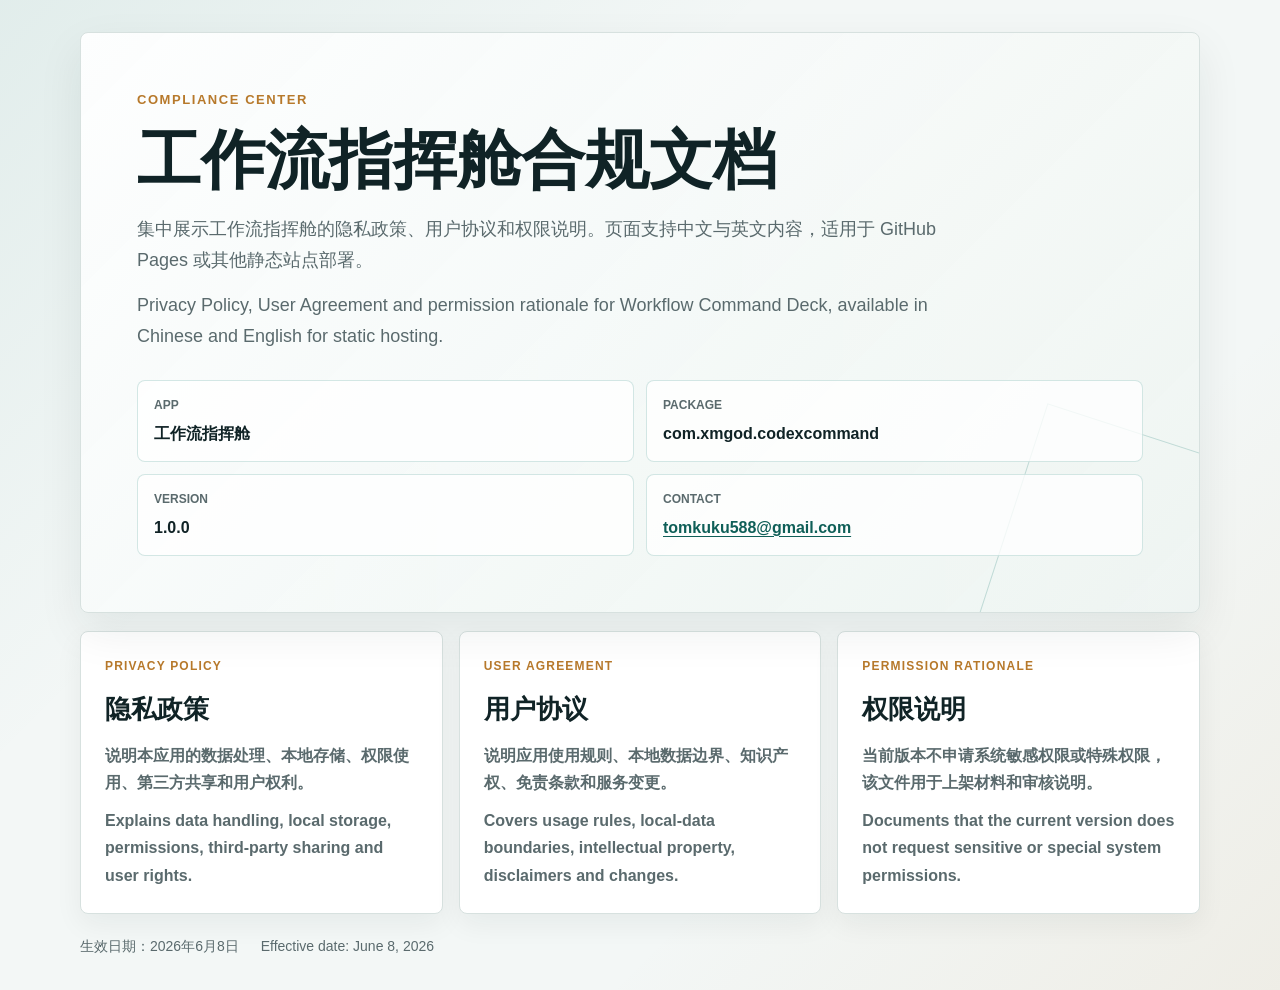
<file: index.html>
<!doctype html>
<html lang="zh-CN">
<head>
  <meta charset="utf-8">
  <meta name="viewport" content="width=device-width, initial-scale=1">
  <meta name="description" content="工作流指挥舱合规文档入口，提供中英文隐私政策、用户协议和权限说明。">
  <title>工作流指挥舱合规文档 | Compliance Documents</title>
  <link rel="stylesheet" href="./assets/legal.css">
</head>
<body>
  <main class="site-shell">
    <header class="hero">
      <p class="eyebrow">Compliance Center</p>
      <h1>工作流指挥舱合规文档</h1>
      <p class="hero-copy">集中展示工作流指挥舱的隐私政策、用户协议和权限说明。页面支持中文与英文内容，适用于 GitHub Pages 或其他静态站点部署。</p>
      <p class="hero-copy" lang="en">Privacy Policy, User Agreement and permission rationale for Workflow Command Deck, available in Chinese and English for static hosting.</p>

      <dl class="meta-strip" aria-label="应用基本信息">
        <div>
          <dt>App</dt>
          <dd>工作流指挥舱</dd>
        </div>
        <div>
          <dt>Package</dt>
          <dd>com.xmgod.codexcommand</dd>
        </div>
        <div>
          <dt>Version</dt>
          <dd>1.0.0</dd>
        </div>
        <div>
          <dt>Contact</dt>
          <dd><a href="mailto:tomkuku588@gmail.com">tomkuku588@gmail.com</a></dd>
        </div>
      </dl>
    </header>

    <section class="doc-grid" aria-label="合规文档列表">
      <a class="doc-card" href="./privacy-policy.html">
        <span class="doc-kind">Privacy Policy</span>
        <span class="doc-title">隐私政策</span>
        <span class="doc-copy">说明本应用的数据处理、本地存储、权限使用、第三方共享和用户权利。</span>
        <span class="doc-copy" lang="en">Explains data handling, local storage, permissions, third-party sharing and user rights.</span>
      </a>

      <a class="doc-card" href="./user-agreement.html">
        <span class="doc-kind">User Agreement</span>
        <span class="doc-title">用户协议</span>
        <span class="doc-copy">说明应用使用规则、本地数据边界、知识产权、免责条款和服务变更。</span>
        <span class="doc-copy" lang="en">Covers usage rules, local-data boundaries, intellectual property, disclaimers and changes.</span>
      </a>

      <a class="doc-card" href="./permission-rationale.md">
        <span class="doc-kind">Permission Rationale</span>
        <span class="doc-title">权限说明</span>
        <span class="doc-copy">当前版本不申请系统敏感权限或特殊权限，该文件用于上架材料和审核说明。</span>
        <span class="doc-copy" lang="en">Documents that the current version does not request sensitive or special system permissions.</span>
      </a>
    </section>

    <footer class="site-footer">
      <span>生效日期：2026年6月8日</span>
      <span lang="en">Effective date: June 8, 2026</span>
    </footer>
  </main>
</body>
</html>
</file>
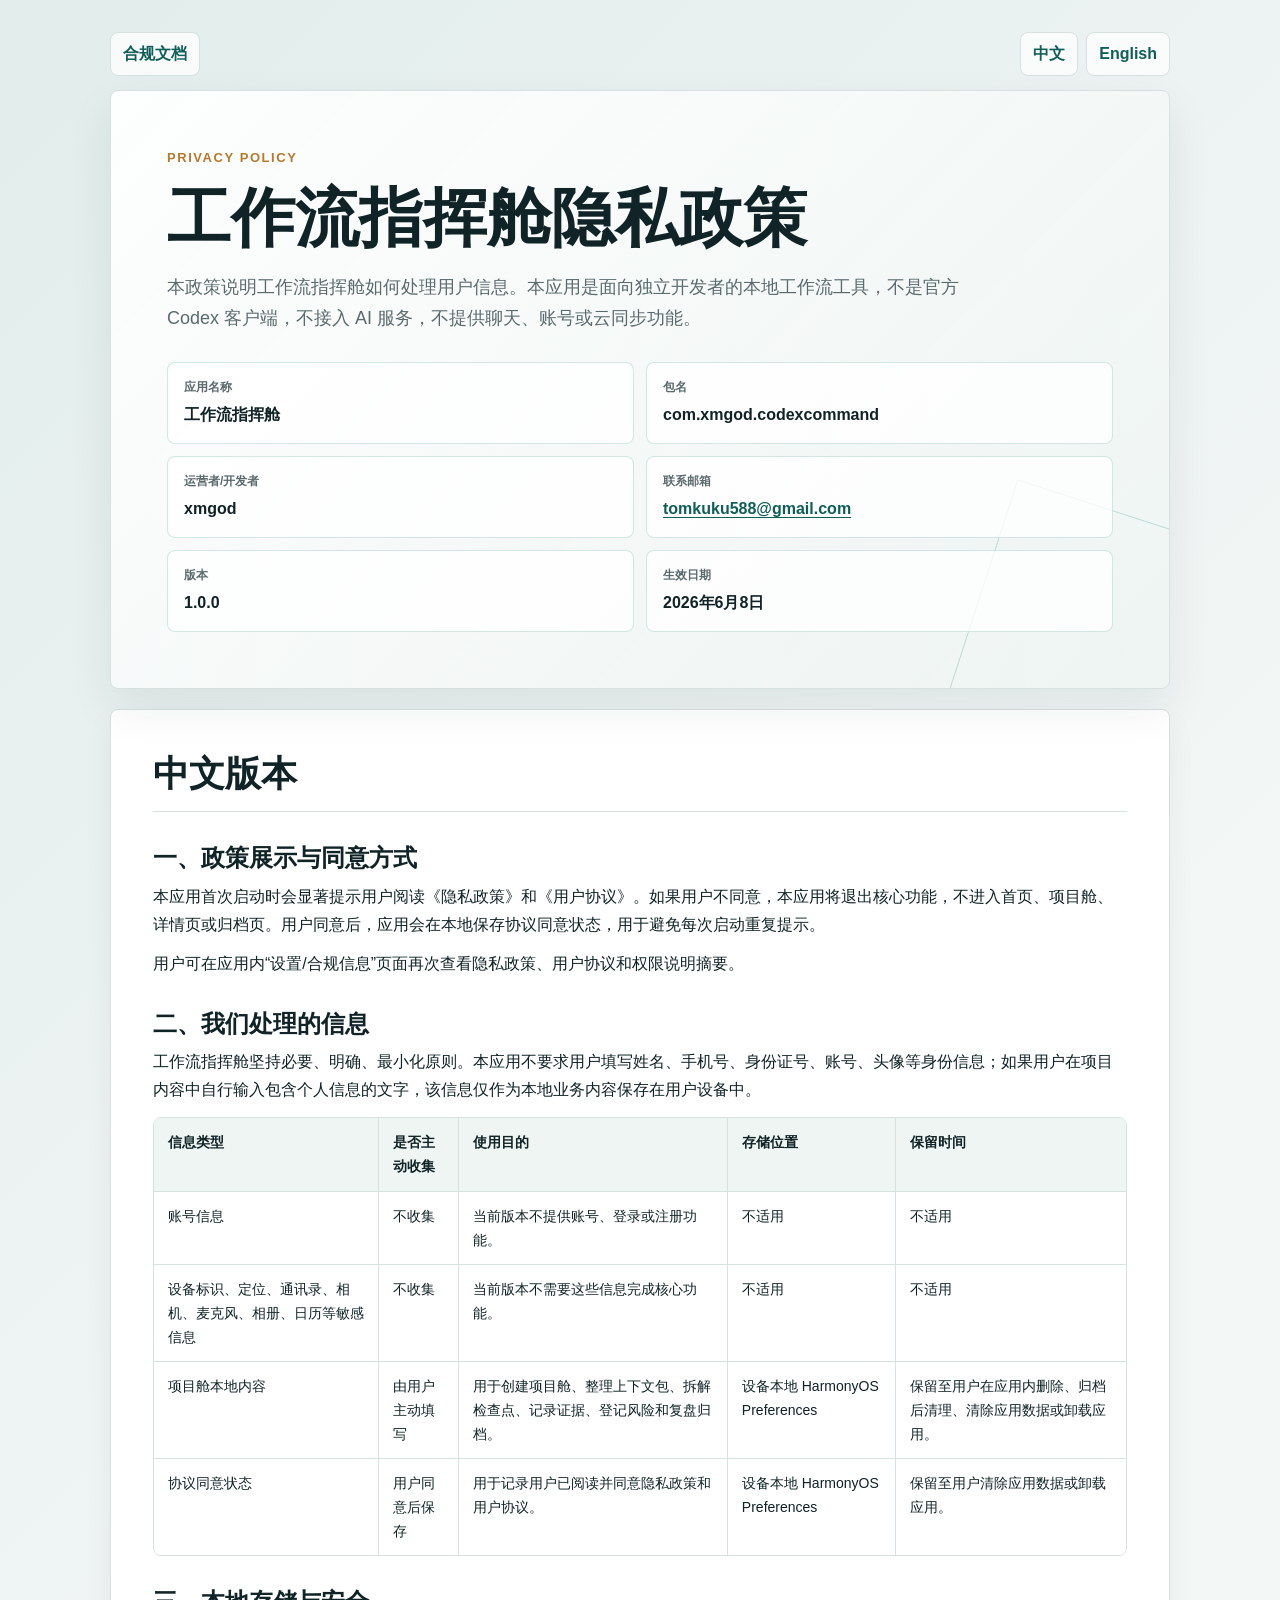
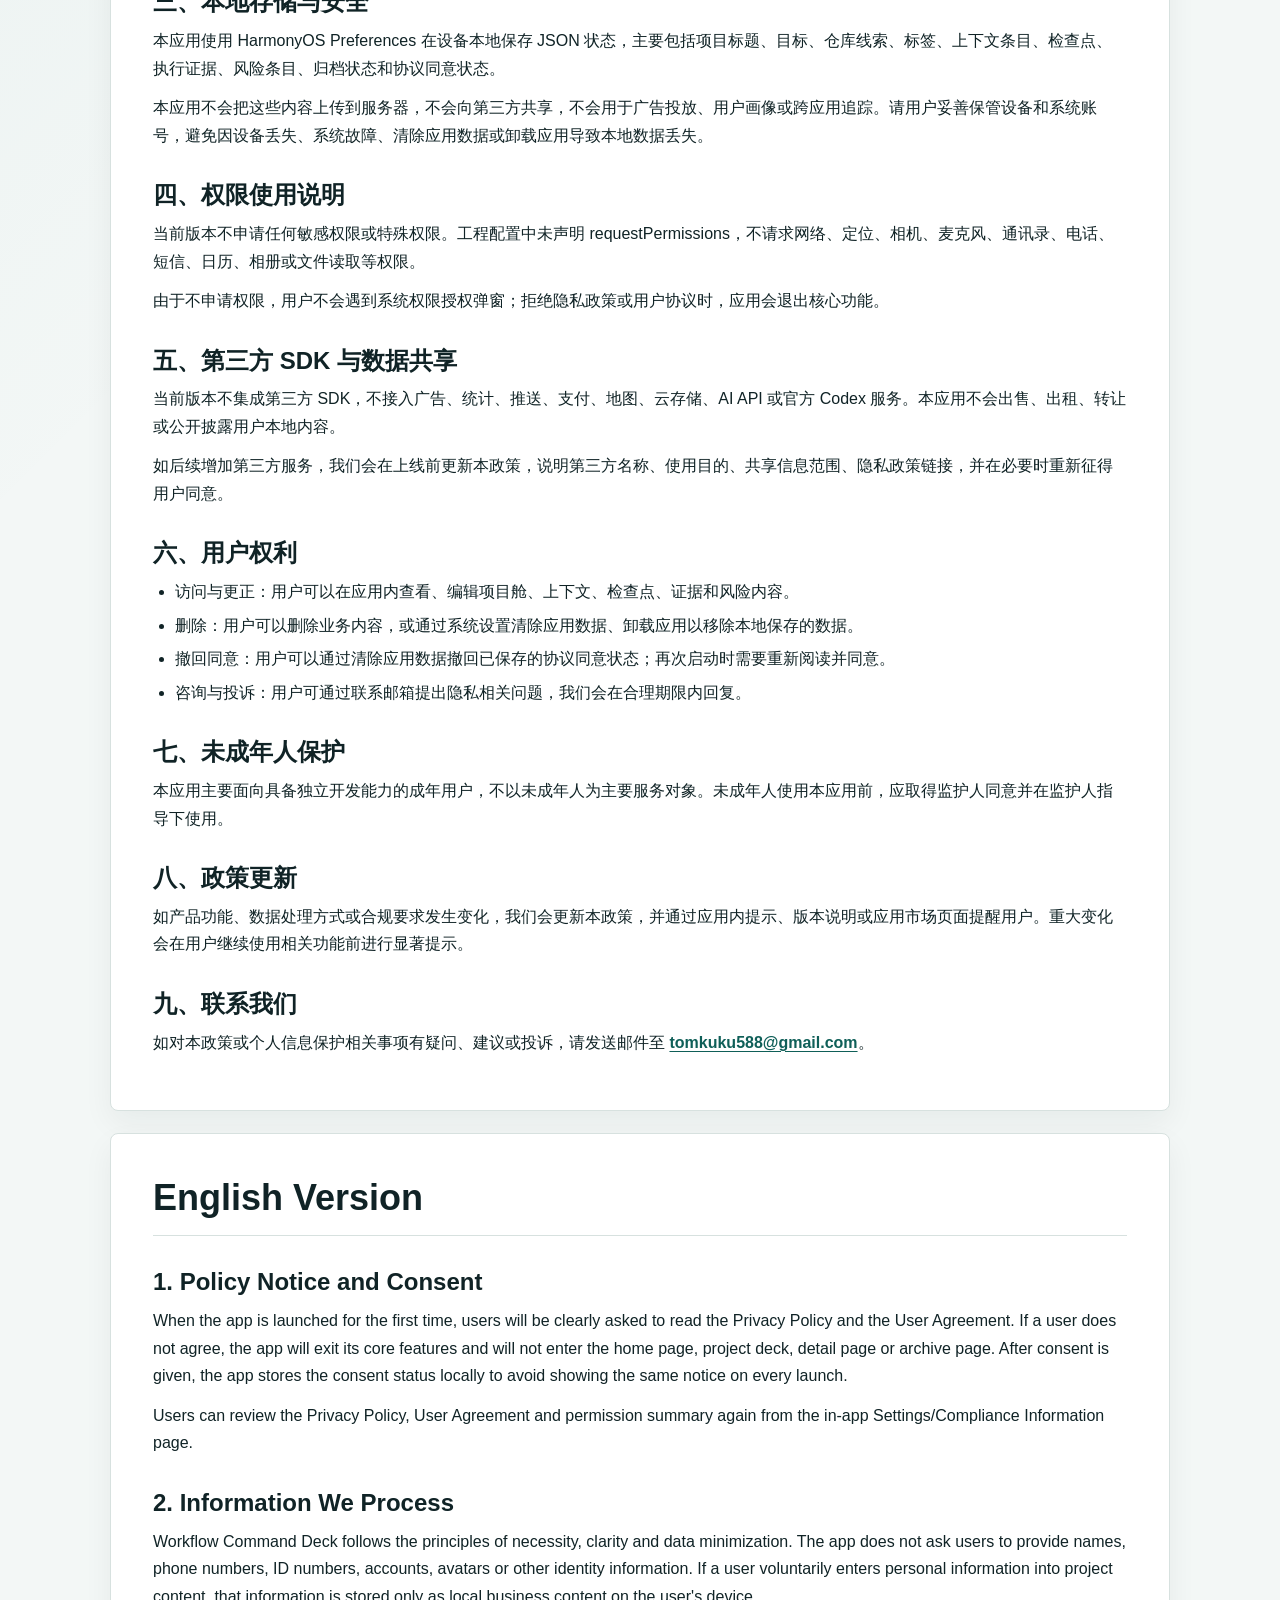
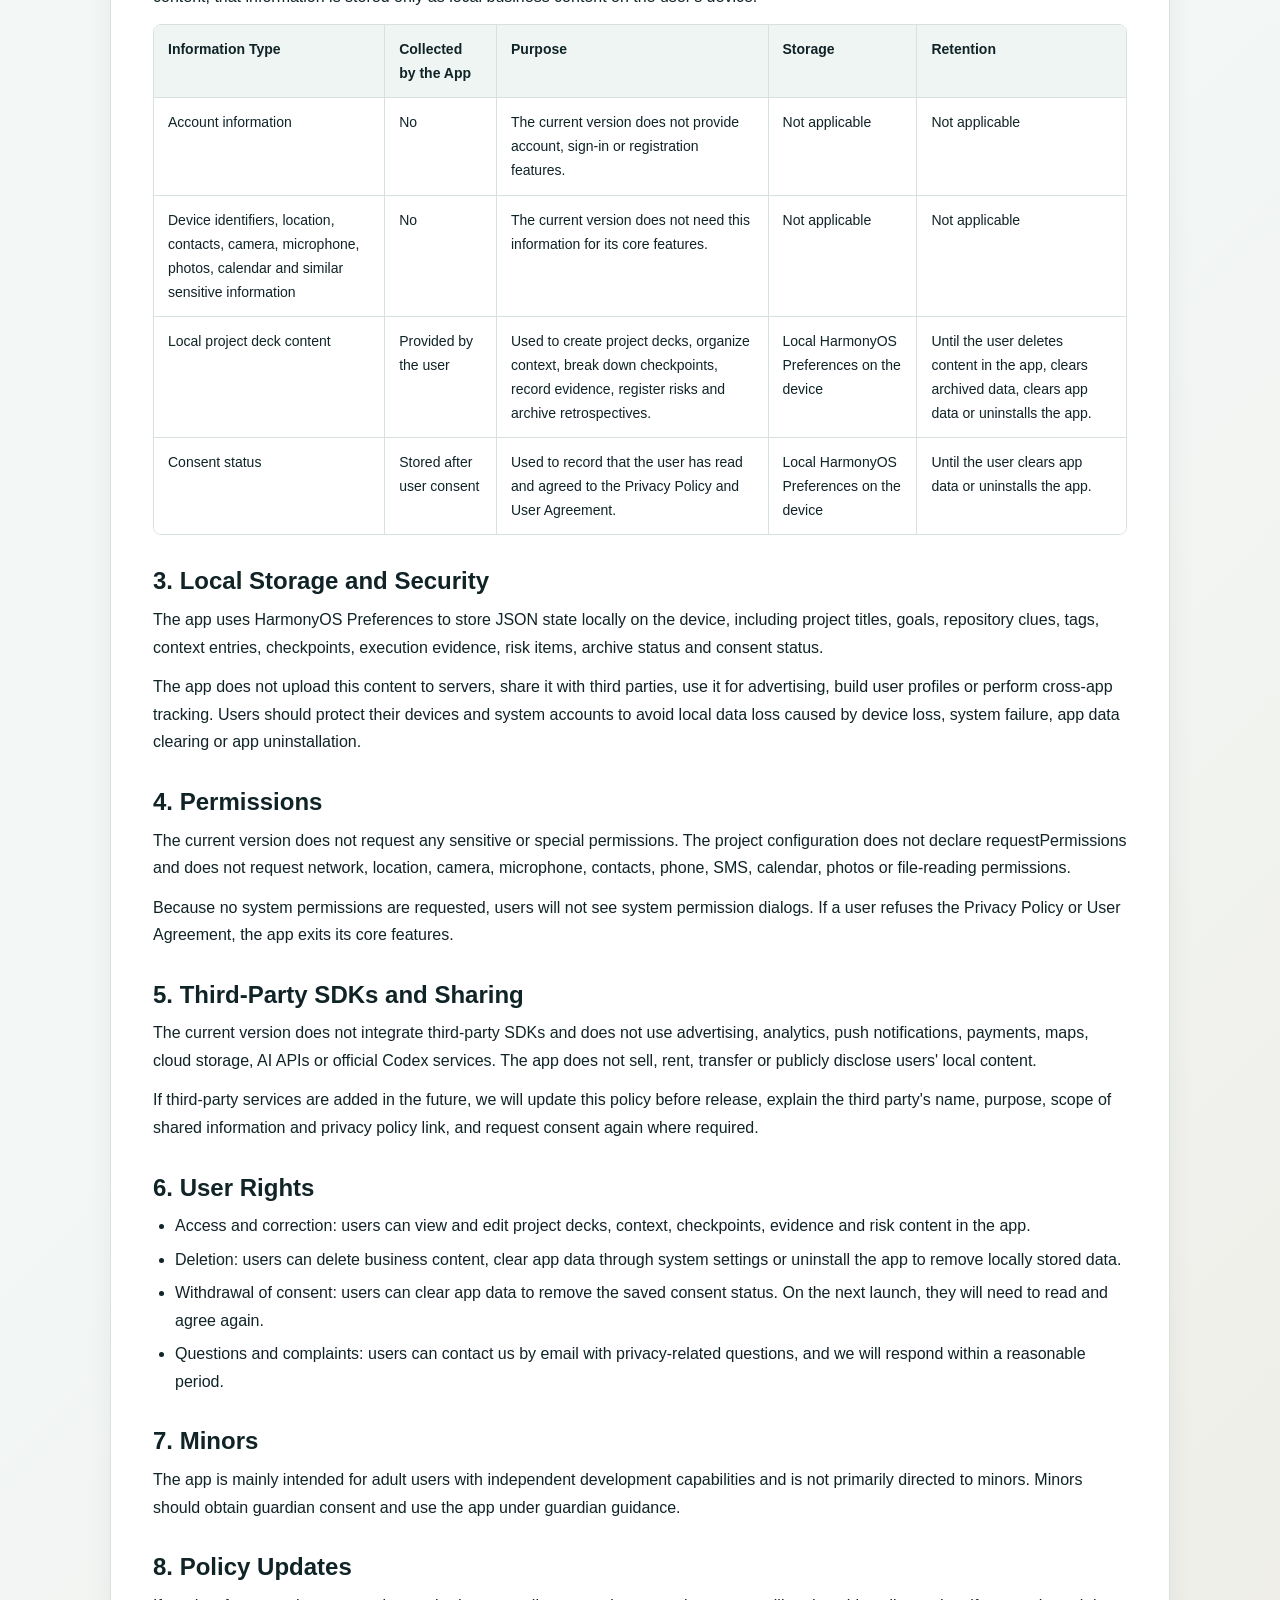
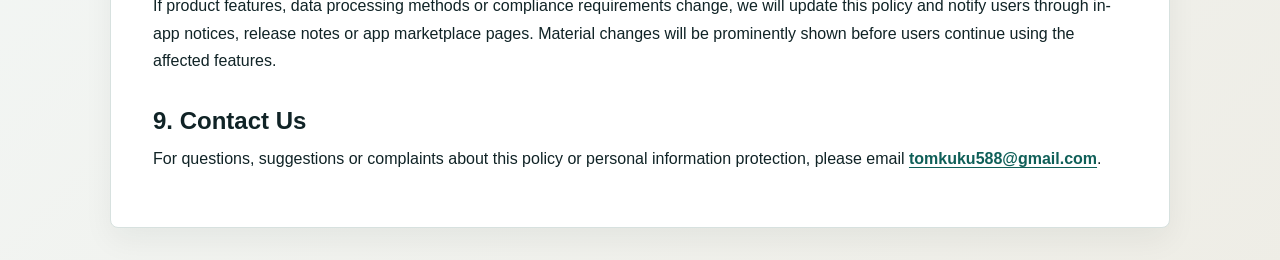
<file: privacy-policy.html>
<!doctype html>
<html lang="zh-CN">
<head>
  <meta charset="utf-8">
  <meta name="viewport" content="width=device-width, initial-scale=1">
  <meta name="description" content="工作流指挥舱隐私政策，提供中文和英文版本。">
  <title>工作流指挥舱隐私政策 | Privacy Policy</title>
  <link rel="stylesheet" href="./assets/legal.css">
</head>
<body>
  <main class="site-shell legal-page">
    <nav class="top-nav" aria-label="页面导航">
      <a href="./index.html">合规文档</a>
      <div class="language-links" aria-label="语言跳转">
        <a href="#zh">中文</a>
        <a href="#en" lang="en">English</a>
      </div>
    </nav>

    <header class="legal-hero">
      <p class="eyebrow">Privacy Policy</p>
      <h1>工作流指挥舱隐私政策</h1>
      <p class="hero-copy">本政策说明工作流指挥舱如何处理用户信息。本应用是面向独立开发者的本地工作流工具，不是官方 Codex 客户端，不接入 AI 服务，不提供聊天、账号或云同步功能。</p>

      <dl class="meta-strip" aria-label="隐私政策基本信息">
        <div>
          <dt>应用名称</dt>
          <dd>工作流指挥舱</dd>
        </div>
        <div>
          <dt>包名</dt>
          <dd>com.xmgod.codexcommand</dd>
        </div>
        <div>
          <dt>运营者/开发者</dt>
          <dd>xmgod</dd>
        </div>
        <div>
          <dt>联系邮箱</dt>
          <dd><a href="mailto:tomkuku588@gmail.com">tomkuku588@gmail.com</a></dd>
        </div>
        <div>
          <dt>版本</dt>
          <dd>1.0.0</dd>
        </div>
        <div>
          <dt>生效日期</dt>
          <dd>2026年6月8日</dd>
        </div>
      </dl>
    </header>

    <article id="zh" class="legal-article" lang="zh-CN">
      <h2>中文版本</h2>

      <section>
        <h3>一、政策展示与同意方式</h3>
        <p>本应用首次启动时会显著提示用户阅读《隐私政策》和《用户协议》。如果用户不同意，本应用将退出核心功能，不进入首页、项目舱、详情页或归档页。用户同意后，应用会在本地保存协议同意状态，用于避免每次启动重复提示。</p>
        <p>用户可在应用内“设置/合规信息”页面再次查看隐私政策、用户协议和权限说明摘要。</p>
      </section>

      <section>
        <h3>二、我们处理的信息</h3>
        <p>工作流指挥舱坚持必要、明确、最小化原则。本应用不要求用户填写姓名、手机号、身份证号、账号、头像等身份信息；如果用户在项目内容中自行输入包含个人信息的文字，该信息仅作为本地业务内容保存在用户设备中。</p>
        <div class="table-wrap">
          <table>
            <thead>
              <tr>
                <th>信息类型</th>
                <th>是否主动收集</th>
                <th>使用目的</th>
                <th>存储位置</th>
                <th>保留时间</th>
              </tr>
            </thead>
            <tbody>
              <tr>
                <td>账号信息</td>
                <td>不收集</td>
                <td>当前版本不提供账号、登录或注册功能。</td>
                <td>不适用</td>
                <td>不适用</td>
              </tr>
              <tr>
                <td>设备标识、定位、通讯录、相机、麦克风、相册、日历等敏感信息</td>
                <td>不收集</td>
                <td>当前版本不需要这些信息完成核心功能。</td>
                <td>不适用</td>
                <td>不适用</td>
              </tr>
              <tr>
                <td>项目舱本地内容</td>
                <td>由用户主动填写</td>
                <td>用于创建项目舱、整理上下文包、拆解检查点、记录证据、登记风险和复盘归档。</td>
                <td>设备本地 HarmonyOS Preferences</td>
                <td>保留至用户在应用内删除、归档后清理、清除应用数据或卸载应用。</td>
              </tr>
              <tr>
                <td>协议同意状态</td>
                <td>用户同意后保存</td>
                <td>用于记录用户已阅读并同意隐私政策和用户协议。</td>
                <td>设备本地 HarmonyOS Preferences</td>
                <td>保留至用户清除应用数据或卸载应用。</td>
              </tr>
            </tbody>
          </table>
        </div>
      </section>

      <section>
        <h3>三、本地存储与安全</h3>
        <p>本应用使用 HarmonyOS Preferences 在设备本地保存 JSON 状态，主要包括项目标题、目标、仓库线索、标签、上下文条目、检查点、执行证据、风险条目、归档状态和协议同意状态。</p>
        <p>本应用不会把这些内容上传到服务器，不会向第三方共享，不会用于广告投放、用户画像或跨应用追踪。请用户妥善保管设备和系统账号，避免因设备丢失、系统故障、清除应用数据或卸载应用导致本地数据丢失。</p>
      </section>

      <section>
        <h3>四、权限使用说明</h3>
        <p>当前版本不申请任何敏感权限或特殊权限。工程配置中未声明 requestPermissions，不请求网络、定位、相机、麦克风、通讯录、电话、短信、日历、相册或文件读取等权限。</p>
        <p>由于不申请权限，用户不会遇到系统权限授权弹窗；拒绝隐私政策或用户协议时，应用会退出核心功能。</p>
      </section>

      <section>
        <h3>五、第三方 SDK 与数据共享</h3>
        <p>当前版本不集成第三方 SDK，不接入广告、统计、推送、支付、地图、云存储、AI API 或官方 Codex 服务。本应用不会出售、出租、转让或公开披露用户本地内容。</p>
        <p>如后续增加第三方服务，我们会在上线前更新本政策，说明第三方名称、使用目的、共享信息范围、隐私政策链接，并在必要时重新征得用户同意。</p>
      </section>

      <section>
        <h3>六、用户权利</h3>
        <ul>
          <li>访问与更正：用户可以在应用内查看、编辑项目舱、上下文、检查点、证据和风险内容。</li>
          <li>删除：用户可以删除业务内容，或通过系统设置清除应用数据、卸载应用以移除本地保存的数据。</li>
          <li>撤回同意：用户可以通过清除应用数据撤回已保存的协议同意状态；再次启动时需要重新阅读并同意。</li>
          <li>咨询与投诉：用户可通过联系邮箱提出隐私相关问题，我们会在合理期限内回复。</li>
        </ul>
      </section>

      <section>
        <h3>七、未成年人保护</h3>
        <p>本应用主要面向具备独立开发能力的成年用户，不以未成年人为主要服务对象。未成年人使用本应用前，应取得监护人同意并在监护人指导下使用。</p>
      </section>

      <section>
        <h3>八、政策更新</h3>
        <p>如产品功能、数据处理方式或合规要求发生变化，我们会更新本政策，并通过应用内提示、版本说明或应用市场页面提醒用户。重大变化会在用户继续使用相关功能前进行显著提示。</p>
      </section>

      <section>
        <h3>九、联系我们</h3>
        <p>如对本政策或个人信息保护相关事项有疑问、建议或投诉，请发送邮件至 <a href="mailto:tomkuku588@gmail.com">tomkuku588@gmail.com</a>。</p>
      </section>
    </article>

    <article id="en" class="legal-article" lang="en">
      <h2>English Version</h2>

      <section>
        <h3>1. Policy Notice and Consent</h3>
        <p>When the app is launched for the first time, users will be clearly asked to read the Privacy Policy and the User Agreement. If a user does not agree, the app will exit its core features and will not enter the home page, project deck, detail page or archive page. After consent is given, the app stores the consent status locally to avoid showing the same notice on every launch.</p>
        <p>Users can review the Privacy Policy, User Agreement and permission summary again from the in-app Settings/Compliance Information page.</p>
      </section>

      <section>
        <h3>2. Information We Process</h3>
        <p>Workflow Command Deck follows the principles of necessity, clarity and data minimization. The app does not ask users to provide names, phone numbers, ID numbers, accounts, avatars or other identity information. If a user voluntarily enters personal information into project content, that information is stored only as local business content on the user's device.</p>
        <div class="table-wrap">
          <table>
            <thead>
              <tr>
                <th>Information Type</th>
                <th>Collected by the App</th>
                <th>Purpose</th>
                <th>Storage</th>
                <th>Retention</th>
              </tr>
            </thead>
            <tbody>
              <tr>
                <td>Account information</td>
                <td>No</td>
                <td>The current version does not provide account, sign-in or registration features.</td>
                <td>Not applicable</td>
                <td>Not applicable</td>
              </tr>
              <tr>
                <td>Device identifiers, location, contacts, camera, microphone, photos, calendar and similar sensitive information</td>
                <td>No</td>
                <td>The current version does not need this information for its core features.</td>
                <td>Not applicable</td>
                <td>Not applicable</td>
              </tr>
              <tr>
                <td>Local project deck content</td>
                <td>Provided by the user</td>
                <td>Used to create project decks, organize context, break down checkpoints, record evidence, register risks and archive retrospectives.</td>
                <td>Local HarmonyOS Preferences on the device</td>
                <td>Until the user deletes content in the app, clears archived data, clears app data or uninstalls the app.</td>
              </tr>
              <tr>
                <td>Consent status</td>
                <td>Stored after user consent</td>
                <td>Used to record that the user has read and agreed to the Privacy Policy and User Agreement.</td>
                <td>Local HarmonyOS Preferences on the device</td>
                <td>Until the user clears app data or uninstalls the app.</td>
              </tr>
            </tbody>
          </table>
        </div>
      </section>

      <section>
        <h3>3. Local Storage and Security</h3>
        <p>The app uses HarmonyOS Preferences to store JSON state locally on the device, including project titles, goals, repository clues, tags, context entries, checkpoints, execution evidence, risk items, archive status and consent status.</p>
        <p>The app does not upload this content to servers, share it with third parties, use it for advertising, build user profiles or perform cross-app tracking. Users should protect their devices and system accounts to avoid local data loss caused by device loss, system failure, app data clearing or app uninstallation.</p>
      </section>

      <section>
        <h3>4. Permissions</h3>
        <p>The current version does not request any sensitive or special permissions. The project configuration does not declare requestPermissions and does not request network, location, camera, microphone, contacts, phone, SMS, calendar, photos or file-reading permissions.</p>
        <p>Because no system permissions are requested, users will not see system permission dialogs. If a user refuses the Privacy Policy or User Agreement, the app exits its core features.</p>
      </section>

      <section>
        <h3>5. Third-Party SDKs and Sharing</h3>
        <p>The current version does not integrate third-party SDKs and does not use advertising, analytics, push notifications, payments, maps, cloud storage, AI APIs or official Codex services. The app does not sell, rent, transfer or publicly disclose users' local content.</p>
        <p>If third-party services are added in the future, we will update this policy before release, explain the third party's name, purpose, scope of shared information and privacy policy link, and request consent again where required.</p>
      </section>

      <section>
        <h3>6. User Rights</h3>
        <ul>
          <li>Access and correction: users can view and edit project decks, context, checkpoints, evidence and risk content in the app.</li>
          <li>Deletion: users can delete business content, clear app data through system settings or uninstall the app to remove locally stored data.</li>
          <li>Withdrawal of consent: users can clear app data to remove the saved consent status. On the next launch, they will need to read and agree again.</li>
          <li>Questions and complaints: users can contact us by email with privacy-related questions, and we will respond within a reasonable period.</li>
        </ul>
      </section>

      <section>
        <h3>7. Minors</h3>
        <p>The app is mainly intended for adult users with independent development capabilities and is not primarily directed to minors. Minors should obtain guardian consent and use the app under guardian guidance.</p>
      </section>

      <section>
        <h3>8. Policy Updates</h3>
        <p>If product features, data processing methods or compliance requirements change, we will update this policy and notify users through in-app notices, release notes or app marketplace pages. Material changes will be prominently shown before users continue using the affected features.</p>
      </section>

      <section>
        <h3>9. Contact Us</h3>
        <p>For questions, suggestions or complaints about this policy or personal information protection, please email <a href="mailto:tomkuku588@gmail.com">tomkuku588@gmail.com</a>.</p>
      </section>
    </article>
  </main>
</body>
</html>
</file>
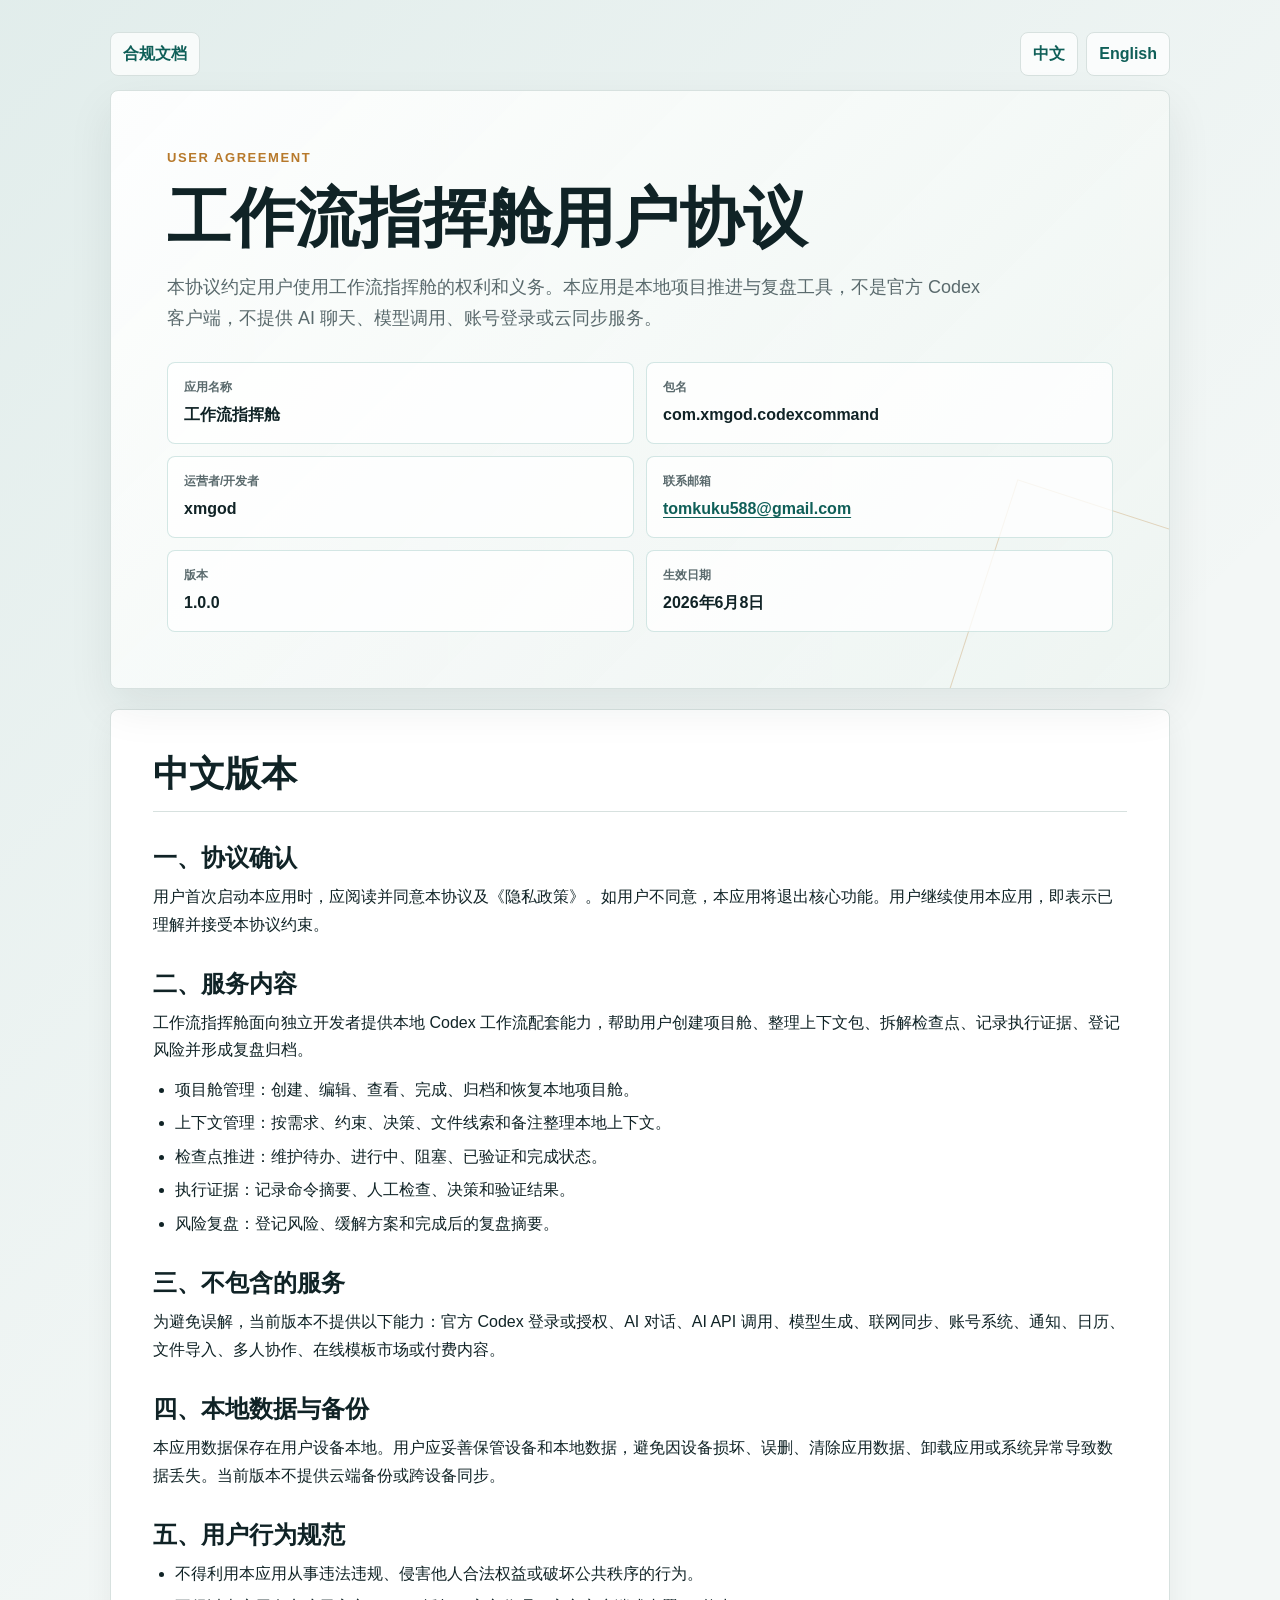
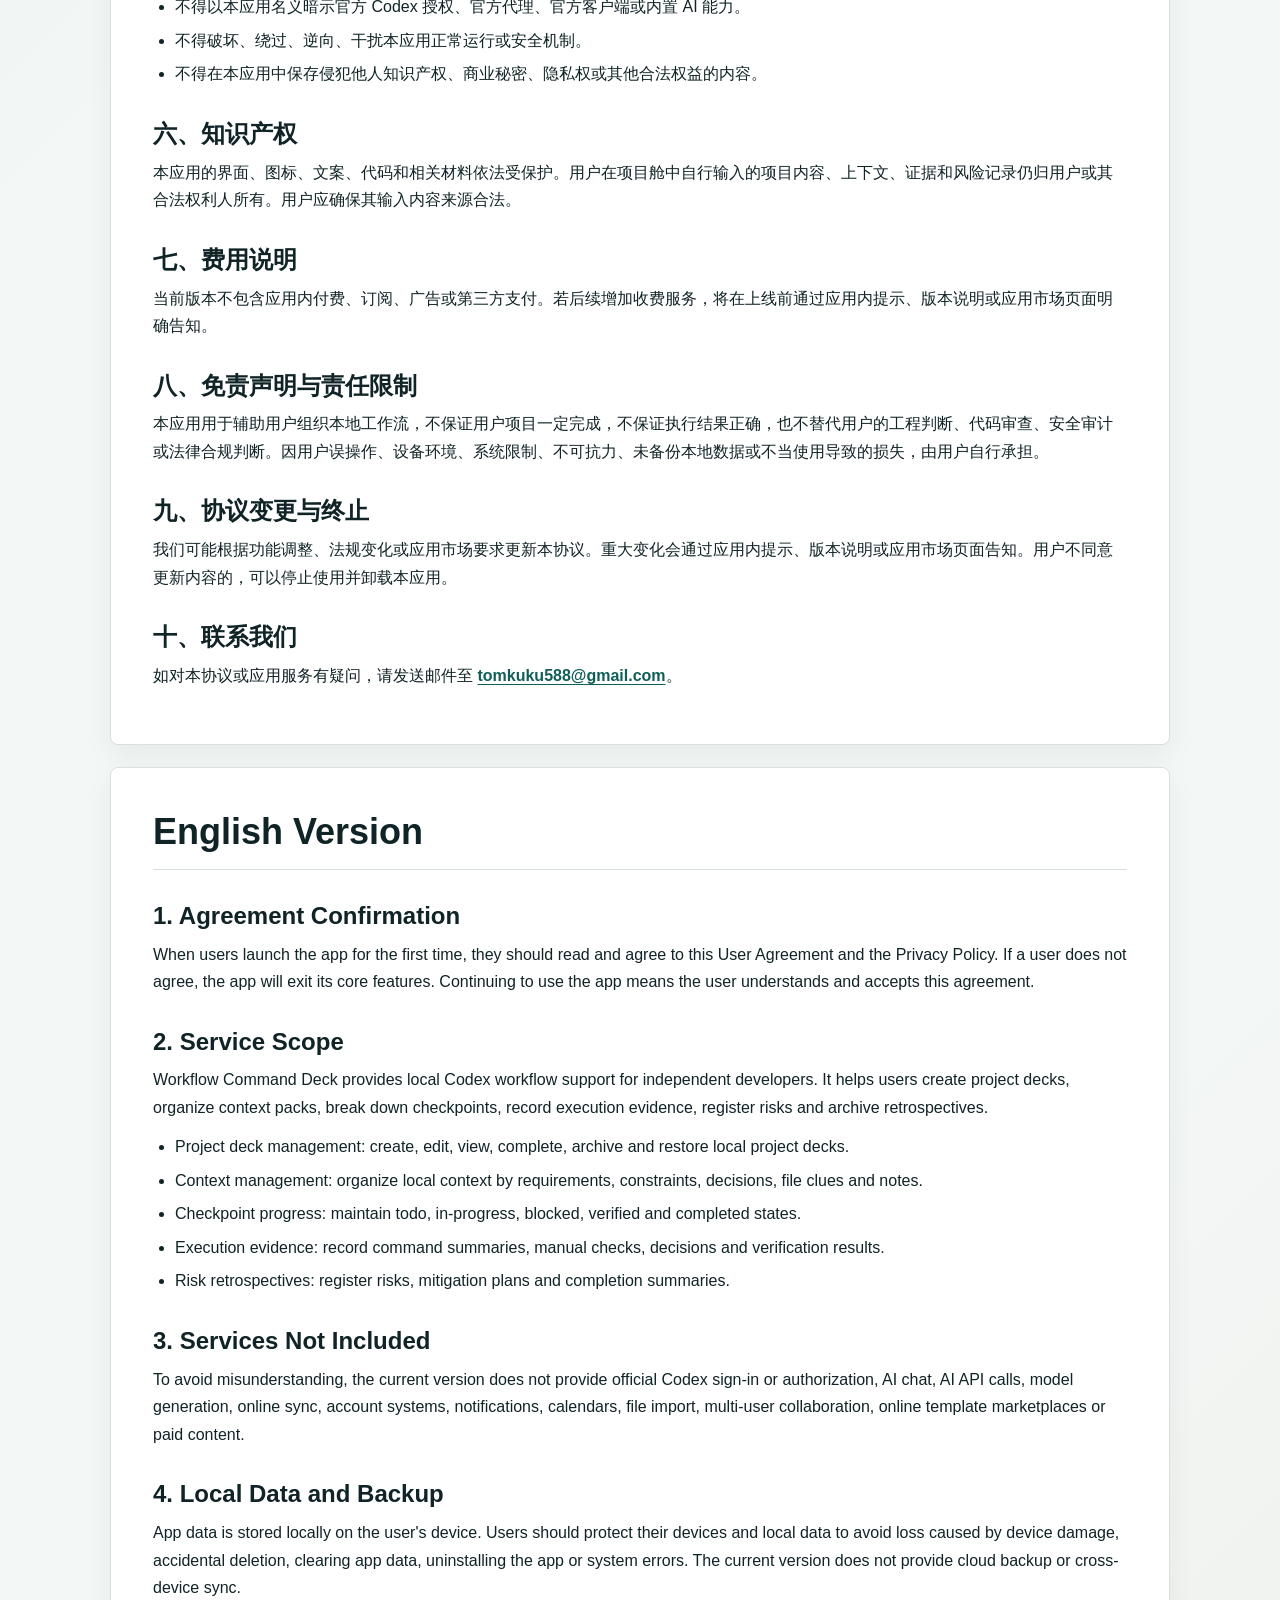
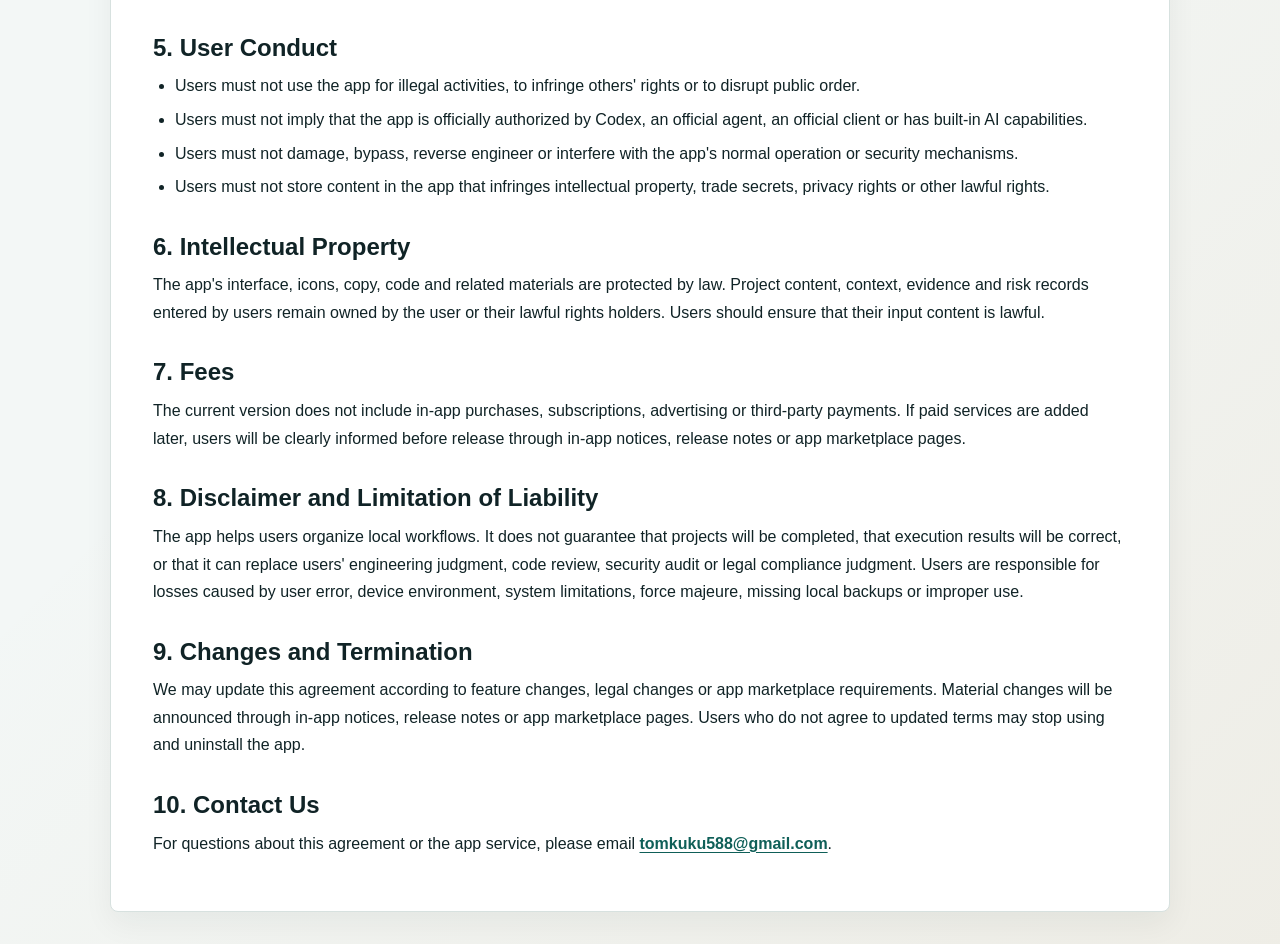
<file: user-agreement.html>
<!doctype html>
<html lang="zh-CN">
<head>
  <meta charset="utf-8">
  <meta name="viewport" content="width=device-width, initial-scale=1">
  <meta name="description" content="工作流指挥舱用户协议，提供中文和英文版本。">
  <title>工作流指挥舱用户协议 | User Agreement</title>
  <link rel="stylesheet" href="./assets/legal.css">
</head>
<body>
  <main class="site-shell legal-page">
    <nav class="top-nav" aria-label="页面导航">
      <a href="./index.html">合规文档</a>
      <div class="language-links" aria-label="语言跳转">
        <a href="#zh">中文</a>
        <a href="#en" lang="en">English</a>
      </div>
    </nav>

    <header class="legal-hero agreement">
      <p class="eyebrow">User Agreement</p>
      <h1>工作流指挥舱用户协议</h1>
      <p class="hero-copy">本协议约定用户使用工作流指挥舱的权利和义务。本应用是本地项目推进与复盘工具，不是官方 Codex 客户端，不提供 AI 聊天、模型调用、账号登录或云同步服务。</p>

      <dl class="meta-strip" aria-label="用户协议基本信息">
        <div>
          <dt>应用名称</dt>
          <dd>工作流指挥舱</dd>
        </div>
        <div>
          <dt>包名</dt>
          <dd>com.xmgod.codexcommand</dd>
        </div>
        <div>
          <dt>运营者/开发者</dt>
          <dd>xmgod</dd>
        </div>
        <div>
          <dt>联系邮箱</dt>
          <dd><a href="mailto:tomkuku588@gmail.com">tomkuku588@gmail.com</a></dd>
        </div>
        <div>
          <dt>版本</dt>
          <dd>1.0.0</dd>
        </div>
        <div>
          <dt>生效日期</dt>
          <dd>2026年6月8日</dd>
        </div>
      </dl>
    </header>

    <article id="zh" class="legal-article" lang="zh-CN">
      <h2>中文版本</h2>

      <section>
        <h3>一、协议确认</h3>
        <p>用户首次启动本应用时，应阅读并同意本协议及《隐私政策》。如用户不同意，本应用将退出核心功能。用户继续使用本应用，即表示已理解并接受本协议约束。</p>
      </section>

      <section>
        <h3>二、服务内容</h3>
        <p>工作流指挥舱面向独立开发者提供本地 Codex 工作流配套能力，帮助用户创建项目舱、整理上下文包、拆解检查点、记录执行证据、登记风险并形成复盘归档。</p>
        <ul>
          <li>项目舱管理：创建、编辑、查看、完成、归档和恢复本地项目舱。</li>
          <li>上下文管理：按需求、约束、决策、文件线索和备注整理本地上下文。</li>
          <li>检查点推进：维护待办、进行中、阻塞、已验证和完成状态。</li>
          <li>执行证据：记录命令摘要、人工检查、决策和验证结果。</li>
          <li>风险复盘：登记风险、缓解方案和完成后的复盘摘要。</li>
        </ul>
      </section>

      <section>
        <h3>三、不包含的服务</h3>
        <p>为避免误解，当前版本不提供以下能力：官方 Codex 登录或授权、AI 对话、AI API 调用、模型生成、联网同步、账号系统、通知、日历、文件导入、多人协作、在线模板市场或付费内容。</p>
      </section>

      <section>
        <h3>四、本地数据与备份</h3>
        <p>本应用数据保存在用户设备本地。用户应妥善保管设备和本地数据，避免因设备损坏、误删、清除应用数据、卸载应用或系统异常导致数据丢失。当前版本不提供云端备份或跨设备同步。</p>
      </section>

      <section>
        <h3>五、用户行为规范</h3>
        <ul>
          <li>不得利用本应用从事违法违规、侵害他人合法权益或破坏公共秩序的行为。</li>
          <li>不得以本应用名义暗示官方 Codex 授权、官方代理、官方客户端或内置 AI 能力。</li>
          <li>不得破坏、绕过、逆向、干扰本应用正常运行或安全机制。</li>
          <li>不得在本应用中保存侵犯他人知识产权、商业秘密、隐私权或其他合法权益的内容。</li>
        </ul>
      </section>

      <section>
        <h3>六、知识产权</h3>
        <p>本应用的界面、图标、文案、代码和相关材料依法受保护。用户在项目舱中自行输入的项目内容、上下文、证据和风险记录仍归用户或其合法权利人所有。用户应确保其输入内容来源合法。</p>
      </section>

      <section>
        <h3>七、费用说明</h3>
        <p>当前版本不包含应用内付费、订阅、广告或第三方支付。若后续增加收费服务，将在上线前通过应用内提示、版本说明或应用市场页面明确告知。</p>
      </section>

      <section>
        <h3>八、免责声明与责任限制</h3>
        <p>本应用用于辅助用户组织本地工作流，不保证用户项目一定完成，不保证执行结果正确，也不替代用户的工程判断、代码审查、安全审计或法律合规判断。因用户误操作、设备环境、系统限制、不可抗力、未备份本地数据或不当使用导致的损失，由用户自行承担。</p>
      </section>

      <section>
        <h3>九、协议变更与终止</h3>
        <p>我们可能根据功能调整、法规变化或应用市场要求更新本协议。重大变化会通过应用内提示、版本说明或应用市场页面告知。用户不同意更新内容的，可以停止使用并卸载本应用。</p>
      </section>

      <section>
        <h3>十、联系我们</h3>
        <p>如对本协议或应用服务有疑问，请发送邮件至 <a href="mailto:tomkuku588@gmail.com">tomkuku588@gmail.com</a>。</p>
      </section>
    </article>

    <article id="en" class="legal-article" lang="en">
      <h2>English Version</h2>

      <section>
        <h3>1. Agreement Confirmation</h3>
        <p>When users launch the app for the first time, they should read and agree to this User Agreement and the Privacy Policy. If a user does not agree, the app will exit its core features. Continuing to use the app means the user understands and accepts this agreement.</p>
      </section>

      <section>
        <h3>2. Service Scope</h3>
        <p>Workflow Command Deck provides local Codex workflow support for independent developers. It helps users create project decks, organize context packs, break down checkpoints, record execution evidence, register risks and archive retrospectives.</p>
        <ul>
          <li>Project deck management: create, edit, view, complete, archive and restore local project decks.</li>
          <li>Context management: organize local context by requirements, constraints, decisions, file clues and notes.</li>
          <li>Checkpoint progress: maintain todo, in-progress, blocked, verified and completed states.</li>
          <li>Execution evidence: record command summaries, manual checks, decisions and verification results.</li>
          <li>Risk retrospectives: register risks, mitigation plans and completion summaries.</li>
        </ul>
      </section>

      <section>
        <h3>3. Services Not Included</h3>
        <p>To avoid misunderstanding, the current version does not provide official Codex sign-in or authorization, AI chat, AI API calls, model generation, online sync, account systems, notifications, calendars, file import, multi-user collaboration, online template marketplaces or paid content.</p>
      </section>

      <section>
        <h3>4. Local Data and Backup</h3>
        <p>App data is stored locally on the user's device. Users should protect their devices and local data to avoid loss caused by device damage, accidental deletion, clearing app data, uninstalling the app or system errors. The current version does not provide cloud backup or cross-device sync.</p>
      </section>

      <section>
        <h3>5. User Conduct</h3>
        <ul>
          <li>Users must not use the app for illegal activities, to infringe others' rights or to disrupt public order.</li>
          <li>Users must not imply that the app is officially authorized by Codex, an official agent, an official client or has built-in AI capabilities.</li>
          <li>Users must not damage, bypass, reverse engineer or interfere with the app's normal operation or security mechanisms.</li>
          <li>Users must not store content in the app that infringes intellectual property, trade secrets, privacy rights or other lawful rights.</li>
        </ul>
      </section>

      <section>
        <h3>6. Intellectual Property</h3>
        <p>The app's interface, icons, copy, code and related materials are protected by law. Project content, context, evidence and risk records entered by users remain owned by the user or their lawful rights holders. Users should ensure that their input content is lawful.</p>
      </section>

      <section>
        <h3>7. Fees</h3>
        <p>The current version does not include in-app purchases, subscriptions, advertising or third-party payments. If paid services are added later, users will be clearly informed before release through in-app notices, release notes or app marketplace pages.</p>
      </section>

      <section>
        <h3>8. Disclaimer and Limitation of Liability</h3>
        <p>The app helps users organize local workflows. It does not guarantee that projects will be completed, that execution results will be correct, or that it can replace users' engineering judgment, code review, security audit or legal compliance judgment. Users are responsible for losses caused by user error, device environment, system limitations, force majeure, missing local backups or improper use.</p>
      </section>

      <section>
        <h3>9. Changes and Termination</h3>
        <p>We may update this agreement according to feature changes, legal changes or app marketplace requirements. Material changes will be announced through in-app notices, release notes or app marketplace pages. Users who do not agree to updated terms may stop using and uninstall the app.</p>
      </section>

      <section>
        <h3>10. Contact Us</h3>
        <p>For questions about this agreement or the app service, please email <a href="mailto:tomkuku588@gmail.com">tomkuku588@gmail.com</a>.</p>
      </section>
    </article>
  </main>
</body>
</html>
</file>
<file: assets/legal.css>
:root {
  color-scheme: light;
  --bg: #f3f7f6;
  --panel: #ffffff;
  --panel-soft: #eef5f3;
  --ink: #102326;
  --muted: #5a6a6d;
  --line: #d7e1df;
  --accent: #14786e;
  --accent-strong: #0f5f58;
  --warm: #b7792b;
  --shadow: 0 18px 45px rgba(16, 35, 38, 0.08);
}

* {
  box-sizing: border-box;
}

html {
  scroll-behavior: smooth;
}

body {
  margin: 0;
  background:
    linear-gradient(135deg, rgba(20, 120, 110, 0.08), transparent 34%),
    linear-gradient(315deg, rgba(183, 121, 43, 0.08), transparent 30%),
    var(--bg);
  color: var(--ink);
  font-family: "HarmonyOS Sans SC", "Microsoft YaHei", "PingFang SC", "Segoe UI", sans-serif;
  line-height: 1.72;
}

a {
  color: var(--accent-strong);
  font-weight: 700;
  text-decoration-thickness: 1px;
  text-underline-offset: 3px;
}

.site-shell {
  width: min(1120px, calc(100% - 32px));
  margin: 32px auto;
}

.hero,
.legal-hero {
  position: relative;
  overflow: hidden;
  padding: clamp(28px, 5vw, 56px);
  border: 1px solid var(--line);
  border-radius: 8px;
  background:
    linear-gradient(135deg, rgba(255, 255, 255, 0.96), rgba(238, 245, 243, 0.92)),
    linear-gradient(90deg, rgba(20, 120, 110, 0.12), rgba(183, 121, 43, 0.08));
  box-shadow: var(--shadow);
}

.hero::after,
.legal-hero::after {
  content: "";
  position: absolute;
  right: -80px;
  bottom: -110px;
  width: 280px;
  height: 280px;
  border: 1px solid rgba(20, 120, 110, 0.22);
  transform: rotate(18deg);
}

.legal-hero.agreement::after {
  border-color: rgba(183, 121, 43, 0.28);
}

.eyebrow {
  margin: 0 0 12px;
  color: var(--warm);
  font-size: 13px;
  font-weight: 800;
  letter-spacing: 0.12em;
  text-transform: uppercase;
}

h1,
h2,
h3 {
  margin: 0;
  line-height: 1.2;
  letter-spacing: 0;
}

h1 {
  max-width: 820px;
  font-family: "Noto Serif SC", "Source Han Serif SC", "Microsoft YaHei", serif;
  font-size: clamp(32px, 6vw, 64px);
}

h2 {
  margin-bottom: 20px;
  font-size: clamp(24px, 4vw, 36px);
}

h3 {
  margin: 32px 0 10px;
  font-size: clamp(19px, 2.5vw, 24px);
}

p {
  margin: 0 0 12px;
}

ul {
  margin: 0 0 12px 22px;
  padding: 0;
}

li + li {
  margin-top: 6px;
}

.hero-copy {
  max-width: 820px;
  margin-top: 14px;
  color: var(--muted);
  font-size: clamp(16px, 2vw, 18px);
}

.meta-strip {
  position: relative;
  z-index: 1;
  display: grid;
  grid-template-columns: repeat(2, minmax(0, 1fr));
  gap: 12px;
  margin: 28px 0 0;
}

.meta-strip div {
  min-width: 0;
  padding: 14px 16px;
  border: 1px solid rgba(20, 120, 110, 0.18);
  border-radius: 8px;
  background: rgba(255, 255, 255, 0.78);
}

.meta-strip dt {
  margin-bottom: 4px;
  color: var(--muted);
  font-size: 12px;
  font-weight: 800;
  text-transform: uppercase;
}

.meta-strip dd {
  margin: 0;
  overflow-wrap: break-word;
  font-weight: 700;
}

.doc-grid {
  display: grid;
  grid-template-columns: repeat(3, minmax(0, 1fr));
  gap: 16px;
  margin-top: 18px;
}

.doc-card {
  min-height: 260px;
  display: flex;
  flex-direction: column;
  gap: 10px;
  padding: 24px;
  border: 1px solid var(--line);
  border-radius: 8px;
  background: var(--panel);
  color: inherit;
  text-decoration: none;
  box-shadow: 0 10px 28px rgba(16, 35, 38, 0.06);
  transition: transform 160ms ease, border-color 160ms ease, box-shadow 160ms ease;
}

.doc-card:hover,
.doc-card:focus-visible {
  transform: translateY(-3px);
  border-color: rgba(20, 120, 110, 0.55);
  box-shadow: 0 16px 36px rgba(16, 35, 38, 0.1);
  outline: none;
}

.doc-kind {
  color: var(--warm);
  font-size: 12px;
  font-weight: 800;
  letter-spacing: 0.1em;
  text-transform: uppercase;
}

.doc-title {
  font-size: 26px;
  font-weight: 850;
}

.doc-copy {
  color: var(--muted);
}

.site-footer {
  display: flex;
  flex-wrap: wrap;
  gap: 10px 22px;
  margin-top: 20px;
  color: var(--muted);
  font-size: 14px;
}

.legal-page {
  max-width: 1060px;
}

.top-nav {
  display: flex;
  align-items: center;
  justify-content: space-between;
  gap: 12px;
  margin-bottom: 14px;
}

.language-links {
  display: flex;
  gap: 8px;
}

.top-nav a,
.language-links a {
  display: inline-flex;
  align-items: center;
  min-height: 38px;
  padding: 7px 12px;
  border: 1px solid var(--line);
  border-radius: 8px;
  background: rgba(255, 255, 255, 0.76);
  color: var(--accent-strong);
  text-decoration: none;
}

.top-nav a:hover,
.top-nav a:focus-visible {
  border-color: var(--accent);
  outline: none;
}

.legal-article {
  margin-top: 20px;
  padding: clamp(24px, 4vw, 42px);
  border: 1px solid var(--line);
  border-radius: 8px;
  background: var(--panel);
  box-shadow: 0 12px 30px rgba(16, 35, 38, 0.055);
}

.legal-article + .legal-article {
  margin-top: 22px;
}

.legal-article h2 {
  padding-bottom: 16px;
  border-bottom: 1px solid var(--line);
}

.table-wrap {
  width: 100%;
  margin: 14px 0 18px;
  overflow-x: auto;
  border: 1px solid var(--line);
  border-radius: 8px;
}

table {
  width: 100%;
  min-width: 760px;
  border-collapse: collapse;
  background: #fff;
  font-size: 14px;
}

th,
td {
  padding: 12px 14px;
  border-bottom: 1px solid var(--line);
  border-right: 1px solid var(--line);
  text-align: left;
  vertical-align: top;
}

th:last-child,
td:last-child {
  border-right: 0;
}

tr:last-child td {
  border-bottom: 0;
}

th {
  background: var(--panel-soft);
  color: var(--ink);
}

@media (max-width: 860px) {
  .meta-strip,
  .doc-grid {
    grid-template-columns: 1fr;
  }

  .doc-card {
    min-height: 0;
  }
}

@media (max-width: 640px) {
  .site-shell {
    width: min(100%, calc(100% - 18px));
    margin: 9px auto 20px;
  }

  .hero,
  .legal-hero,
  .legal-article {
    padding: 22px;
  }

  .top-nav {
    align-items: stretch;
    flex-direction: column;
  }

  .language-links {
    width: 100%;
  }

  .top-nav a,
  .language-links a {
    justify-content: center;
    flex: 1;
  }

  .table-wrap {
    overflow: visible;
    border: 0;
  }

  table,
  thead,
  tbody,
  tr,
  th,
  td {
    display: block;
    width: 100%;
    min-width: 0;
  }

  thead {
    display: none;
  }

  tr {
    margin-bottom: 12px;
    overflow: hidden;
    border: 1px solid var(--line);
    border-radius: 8px;
    background: #fff;
  }

  td {
    border-right: 0;
  }

  td::before {
    display: block;
    margin-bottom: 2px;
    color: var(--warm);
    font-size: 12px;
    font-weight: 850;
    letter-spacing: 0.04em;
    text-transform: uppercase;
  }

  td:nth-child(1)::before {
    content: "信息类型 / Information Type";
  }

  td:nth-child(2)::before {
    content: "是否收集 / Collected";
  }

  td:nth-child(3)::before {
    content: "使用目的 / Purpose";
  }

  td:nth-child(4)::before {
    content: "存储位置 / Storage";
  }

  td:nth-child(5)::before {
    content: "保留时间 / Retention";
  }
}
</file>
